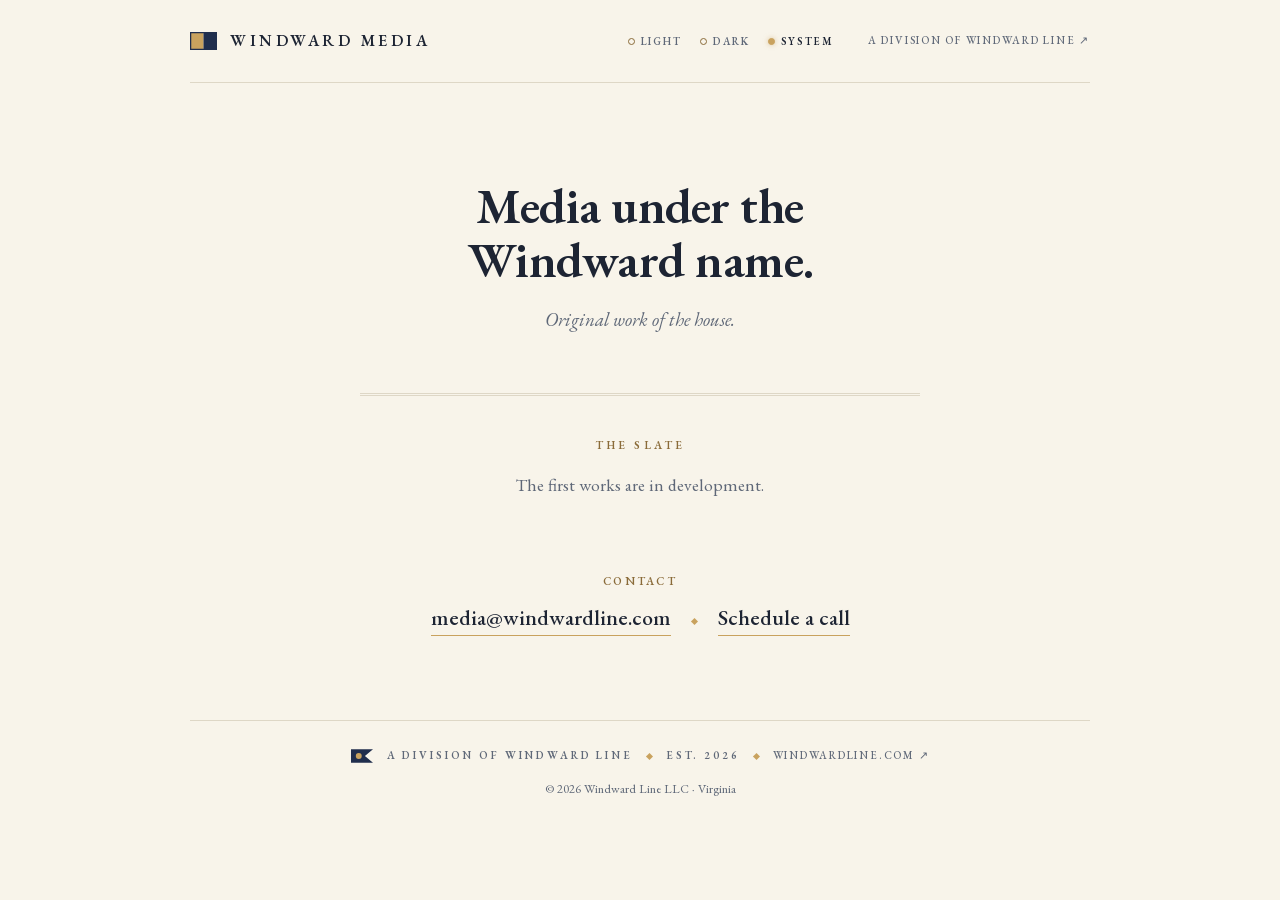
<file: index.html>
<!DOCTYPE html>
<html lang="en">
<head>
<meta charset="utf-8">
<meta name="viewport" content="width=device-width, initial-scale=1">
<title>Windward Media</title>
<meta name="description" content="Windward Media is the production division of Windward Line. Original work of the house. The first works are in development.">
<script src="script.js"></script>
<link rel="preload" href="fonts/EBGaramond-Roman.woff2" as="font" type="font/woff2" crossorigin>
<link rel="preload" href="fonts/EBGaramond-Italic.woff2" as="font" type="font/woff2" crossorigin>
<link rel="stylesheet" href="style.css">
<link rel="icon" href="favicon.ico" sizes="32x32">
<link rel="icon" href="favicon.svg" type="image/svg+xml">
<link rel="apple-touch-icon" href="apple-touch-icon.png">
</head>
<body>

<header class="top">
  <span class="brand">
    <svg class="kflag" width="27" height="18" viewBox="0 0 30 20" role="img" aria-label="Windward Media flag">
      <rect x="0.7" y="0.7" width="14.3" height="18.6" fill="#c9a25e"/>
      <rect x="15" y="0.7" width="14.3" height="18.6" fill="#202e4d"/>
      <rect class="mount" x="0.7" y="0.7" width="28.6" height="18.6" fill="none" stroke-width="1.4"/>
    </svg>
    <span class="brand-name">Windward Media</span>
  </span>
  <div class="top-right">
    <div class="lamp" role="group" aria-label="Lamp">
      <button class="lamp-opt" type="button" data-set-theme="light" aria-pressed="false">Light</button>
      <button class="lamp-opt" type="button" data-set-theme="dark" aria-pressed="false">Dark</button>
      <button class="lamp-opt" type="button" data-set-theme="system" aria-pressed="true">System</button>
    </div>
    <a class="top-link" href="https://windwardline.com" target="_blank" rel="noopener">A division of Windward Line ↗</a>
  </div>
</header>

<main>
  <section class="hero" aria-label="Windward Media">
    <h1 class="hero-h1">Media under the Windward name.</h1>
    <p class="hero-sub">Original work of the house.</p>
  </section>

  <section class="slate" aria-label="The slate">
    <h2 class="slate-label">The Slate</h2>
    <p class="slate-note">The first works are in development.</p>
  </section>
</main>

<section class="contact" aria-label="Contact">
  <h2 class="contact-label">Contact</h2>
  <a class="contact-link" href="mailto:media@windwardline.com?subject=%5BWindward%20Media%5D%20Contact">media@windwardline.com</a>
  <span class="contact-sep" aria-hidden="true"></span>
  <a class="contact-link" href="/schedule">Schedule&nbsp;a&nbsp;call</a>
</section>

<footer class="foot">
  <span class="plate">
    <svg class="hflag" width="22" height="14" viewBox="0 0 34 21" aria-hidden="true">
      <path class="f" d="M0 0 H34 L21.5 10.5 L34 21 H0 Z"/>
      <circle class="d" cx="12" cy="10.5" r="4.6"/>
    </svg>
    <span class="plate-text">A division of Windward Line</span>
    <span class="plate-diamond" aria-hidden="true"></span>
    <span class="plate-text">Est. 2026</span>
    <span class="plate-diamond" aria-hidden="true"></span>
    <a class="plate-link" href="https://windwardline.com" target="_blank" rel="noopener">windwardline.com&nbsp;↗</a>
  </span>
  <span class="foot-copy">© 2026 Windward Line LLC · Virginia</span>
</footer>

</body>
</html>
</file>
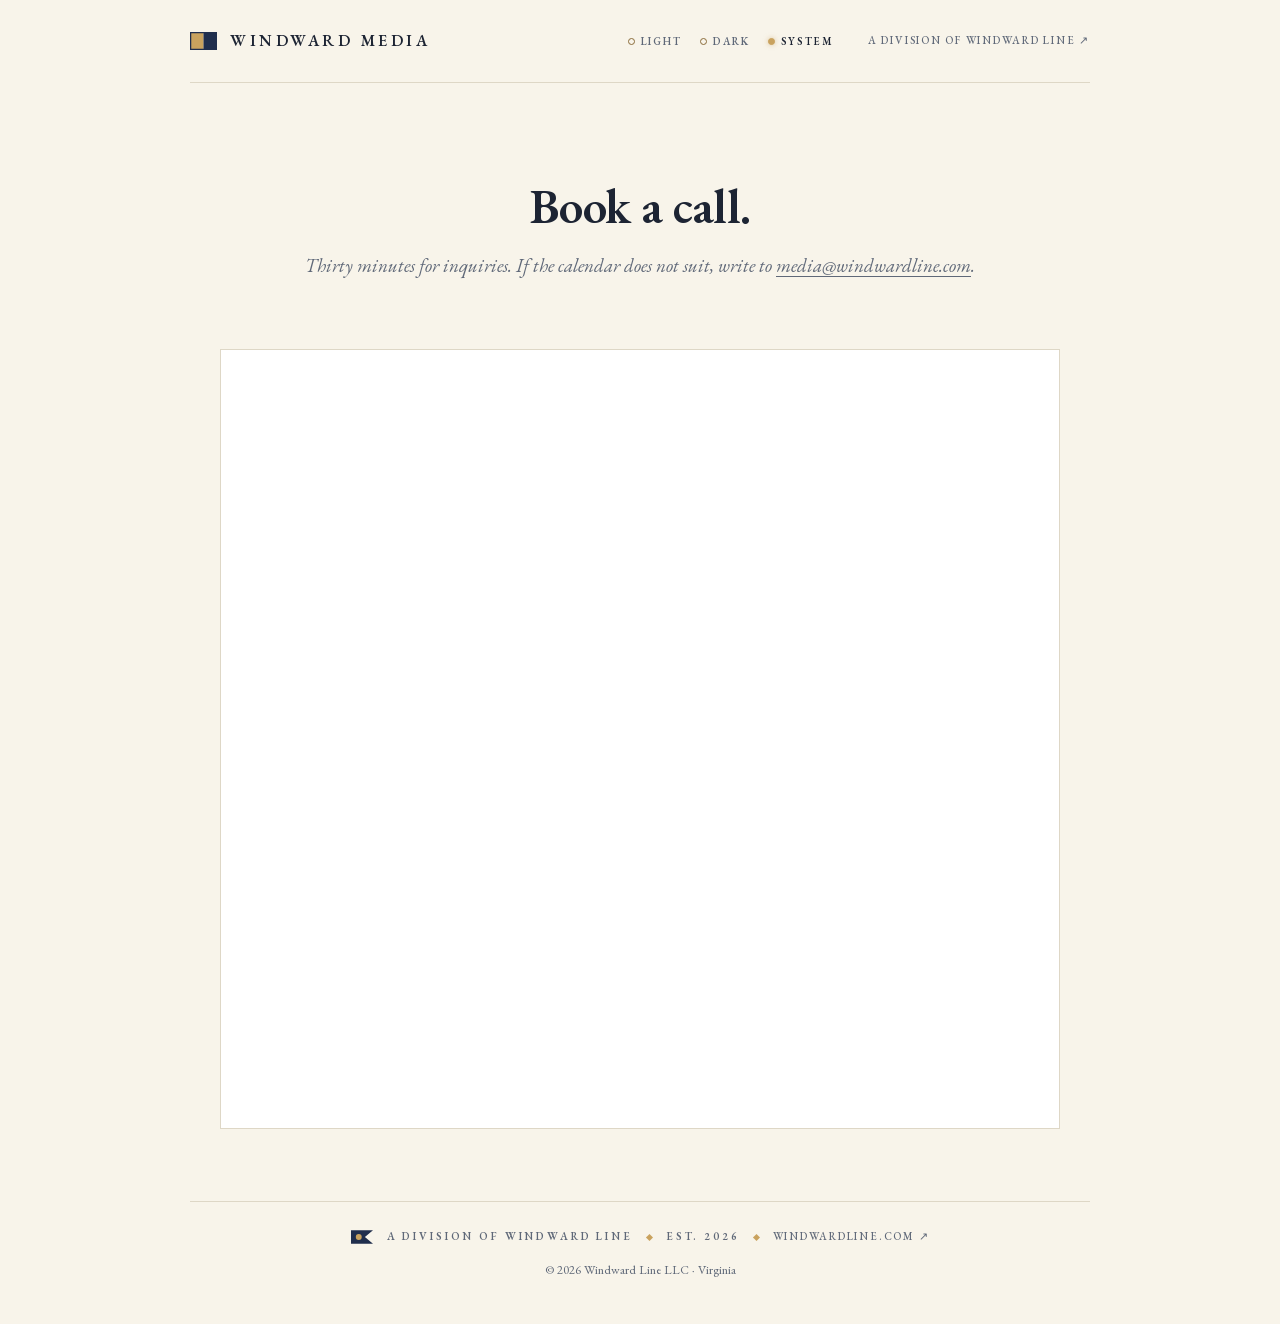
<file: schedule.html>
<!DOCTYPE html>
<html lang="en">
<head>
<meta charset="utf-8">
<meta name="viewport" content="width=device-width, initial-scale=1">
<title>Schedule — Windward Media</title>
<meta name="description" content="Book a call with Windward Media, the production division of Windward Line.">
<script src="script.js"></script>
<link rel="preload" href="fonts/EBGaramond-Roman.woff2" as="font" type="font/woff2" crossorigin>
<link rel="preload" href="fonts/EBGaramond-Italic.woff2" as="font" type="font/woff2" crossorigin>
<link rel="stylesheet" href="style.css">
<link rel="icon" href="favicon.ico" sizes="32x32">
<link rel="icon" href="favicon.svg" type="image/svg+xml">
<link rel="apple-touch-icon" href="apple-touch-icon.png">
</head>
<body>

<header class="top">
  <a class="brand" href="/">
    <svg class="kflag" width="27" height="18" viewBox="0 0 30 20" role="img" aria-label="Windward Media flag">
      <rect x="0.7" y="0.7" width="14.3" height="18.6" fill="#c9a25e"/>
      <rect x="15" y="0.7" width="14.3" height="18.6" fill="#202e4d"/>
      <rect class="mount" x="0.7" y="0.7" width="28.6" height="18.6" fill="none" stroke-width="1.4"/>
    </svg>
    <span class="brand-name">Windward Media</span>
  </a>
  <div class="top-right">
    <div class="lamp" role="group" aria-label="Lamp">
      <button class="lamp-opt" type="button" data-set-theme="light" aria-pressed="false">Light</button>
      <button class="lamp-opt" type="button" data-set-theme="dark" aria-pressed="false">Dark</button>
      <button class="lamp-opt" type="button" data-set-theme="system" aria-pressed="true">System</button>
    </div>
    <a class="top-link" href="https://windwardline.com" target="_blank" rel="noopener">A division of Windward Line ↗</a>
  </div>
</header>

<main>
  <section class="hero" aria-label="Schedule">
    <h1 class="hero-h1">Book a call.</h1>
    <p class="hero-sub">Thirty minutes for inquiries. If the calendar does not suit,
    write to <a href="mailto:media@windwardline.com?subject=%5BWindward%20Media%5D%20Contact">media@windwardline.com</a>.</p>
  </section>

  <section class="sched" aria-label="Booking calendar">
    <iframe class="sched-frame" src="https://koalendar.com/e/windward-media?embed=true" title="Windward Media booking calendar" loading="lazy"></iframe>
  </section>
</main>

<footer class="foot">
  <span class="plate">
    <svg class="hflag" width="22" height="14" viewBox="0 0 34 21" aria-hidden="true">
      <path class="f" d="M0 0 H34 L21.5 10.5 L34 21 H0 Z"/>
      <circle class="d" cx="12" cy="10.5" r="4.6"/>
    </svg>
    <span class="plate-text">A division of Windward Line</span>
    <span class="plate-diamond" aria-hidden="true"></span>
    <span class="plate-text">Est. 2026</span>
    <span class="plate-diamond" aria-hidden="true"></span>
    <a class="plate-link" href="https://windwardline.com" target="_blank" rel="noopener">windwardline.com&nbsp;↗</a>
  </span>
  <span class="foot-copy">© 2026 Windward Line LLC · Virginia</span>
</footer>

</body>
</html>
</file>
<file: style.css>
/* Windward Media — the Masthead and the Slate. Spec: docs/superpowers/specs/2026-07-27-media-masthead-slate-design.md */

:root {
  color-scheme: light dark;
  --g: #f8f4ea;
  --ink: #1d2433;
  --mut: #5f6878;
  --line: #ded7c6;
  --gold: #c9a25e;
  --gold-ink: #8a6b39;
  --kf-stroke: #202e4d;
  --hf-fill: #202e4d;
  --hf-stroke: transparent;
  --hf-sw: 0;
  --hf-dot: #c9a25e;
}

@media (prefers-color-scheme: dark) {
  :root {
  --g: #111527;
  --ink: #e8e5da;
  --mut: #99a0b0;
  --line: rgba(232, 229, 218, 0.14);
  --gold: #c9a25e;
  --gold-ink: #d9bd85;
  --kf-stroke: #d9bd85;
  --hf-fill: transparent;
  --hf-stroke: #d9bd85;
  --hf-sw: 1.6;
  --hf-dot: #d9bd85;
  }
}

/* The lamp: a stored choice outranks the OS preference */
:root[data-theme="light"] {
  --g: #f8f4ea;
  --ink: #1d2433;
  --mut: #5f6878;
  --line: #ded7c6;
  --gold: #c9a25e;
  --gold-ink: #8a6b39;
  --kf-stroke: #202e4d;
  --hf-fill: #202e4d;
  --hf-stroke: transparent;
  --hf-sw: 0;
  --hf-dot: #c9a25e;
}
:root[data-theme="dark"] {
  --g: #111527;
  --ink: #e8e5da;
  --mut: #99a0b0;
  --line: rgba(232, 229, 218, 0.14);
  --gold: #c9a25e;
  --gold-ink: #d9bd85;
  --kf-stroke: #d9bd85;
  --hf-fill: transparent;
  --hf-stroke: #d9bd85;
  --hf-sw: 1.6;
  --hf-dot: #d9bd85;
}

@font-face {
  font-family: "EB Garamond";
  font-style: normal;
  font-weight: 400 800;
  font-display: swap;
  src: url(fonts/EBGaramond-Roman.woff2) format("woff2");
}
@font-face {
  font-family: "EB Garamond";
  font-style: italic;
  font-weight: 400;
  font-display: swap;
  src: url(fonts/EBGaramond-Italic.woff2) format("woff2");
}

* { box-sizing: border-box; margin: 0; }

body {
  font-family: "EB Garamond", Georgia, serif;
  background: var(--g);
  color: var(--ink);
  line-height: 1.6;
  -webkit-font-smoothing: antialiased;
  max-width: 960px;
  margin: 0 auto;
  padding: 0 30px;
}

/* flags — division fields are constant; only the mount flips (flag law) */
.kflag .mount { stroke: var(--kf-stroke); }
.hflag .f { fill: var(--hf-fill); stroke: var(--hf-stroke); stroke-width: var(--hf-sw); }
.hflag .d { fill: var(--hf-dot); }

/* top bar */
.top {
  display: flex;
  align-items: center;
  justify-content: space-between;
  gap: 18px;
  padding: 26px 0;
  border-bottom: 1px solid var(--line);
}
.brand { display: flex; align-items: center; gap: 13px; }
.brand-name {
  font-weight: 600;
  font-size: 16px;
  letter-spacing: 0.22em;
  text-transform: uppercase;
  white-space: nowrap;
}
.top-right { display: flex; align-items: center; gap: 26px; flex-wrap: wrap; justify-content: flex-end; }
.top-link {
  font-size: 11px;
  font-weight: 500;
  letter-spacing: 0.16em;
  color: var(--mut);
  text-decoration: none;
  text-transform: uppercase;
  white-space: nowrap;
}
.top-link:hover { color: var(--gold-ink); }

/* the lamp */
.lamp { display: flex; align-items: center; gap: 2px; }
.lamp-opt {
  display: flex;
  align-items: center;
  gap: 6px;
  background: none;
  border: none;
  padding: 8px 8px;
  cursor: pointer;
  font-family: "EB Garamond", Georgia, serif;
  font-size: 10.5px;
  font-weight: 600;
  letter-spacing: 0.18em;
  text-transform: uppercase;
  color: var(--mut);
}
.lamp-opt::before {
  content: "";
  width: 5px;
  height: 5px;
  border-radius: 50%;
  border: 1px solid var(--gold-ink);
  flex: none;
}
.lamp-opt:hover { color: var(--gold-ink); }
.lamp-opt:focus-visible { outline: 2px solid var(--gold); outline-offset: 3px; }
.lamp-opt[aria-pressed="true"] { color: var(--ink); }
.lamp-opt[aria-pressed="true"]::before {
  background: var(--gold);
  border-color: var(--gold);
  box-shadow: 0 0 5px rgba(201, 162, 94, 0.55);
}

/* masthead hero — the one centered page in the family */
.hero { padding: 96px 0 58px; text-align: center; }
.hero-h1 {
  font-weight: 600;
  font-size: clamp(32px, 5.2vw, 50px);
  line-height: 1.08;
  letter-spacing: -0.01em;
  text-wrap: balance;
  max-width: 15ch;
  margin: 0 auto;
}
.hero-sub {
  margin-top: 18px;
  font-size: 19px;
  font-style: italic;
  color: var(--mut);
}

/* the slate */
.slate {
  border-top: 3px double var(--line);
  max-width: 560px;
  margin: 0 auto;
  padding: 40px 0 8px;
  text-align: center;
}
.slate-label {
  font-size: 11.5px;
  font-weight: 600;
  letter-spacing: 0.28em;
  text-transform: uppercase;
  color: var(--gold-ink);
}
.slate-note {
  margin-top: 16px;
  font-size: 17.5px;
  line-height: 1.65;
  color: var(--mut);
  max-width: 44ch;
  margin-left: auto;
  margin-right: auto;
}

/* contact */
.contact { padding: 64px 0 20px; text-align: center; }
.contact-label {
  font-size: 11.5px;
  font-weight: 600;
  letter-spacing: 0.2em;
  text-transform: uppercase;
  color: var(--gold-ink);
}
.contact-link {
  display: inline-block;
  margin-top: 10px;
  font-size: 22px;
  font-weight: 500;
  color: var(--ink);
  text-decoration: none;
  border-bottom: 1px solid var(--gold);
}
.contact-link:hover { color: var(--gold-ink); }
.contact-link:focus-visible { outline: 2px solid var(--gold); outline-offset: 3px; }

/* footer */
.foot {
  margin-top: 64px;
  border-top: 1px solid var(--line);
  padding: 26px 0 44px;
  display: flex;
  flex-direction: column;
  gap: 14px;
  align-items: center;
}
.plate { display: flex; align-items: center; gap: 14px; flex-wrap: wrap; justify-content: center; }
.plate-text {
  font-weight: 600;
  font-size: 11px;
  letter-spacing: 0.26em;
  text-transform: uppercase;
  color: var(--mut);
}
.plate-diamond {
  width: 5px;
  height: 5px;
  background: var(--gold);
  transform: rotate(45deg);
  flex: none;
}
.plate-link {
  font-size: 11px;
  font-weight: 500;
  letter-spacing: 0.16em;
  text-transform: uppercase;
  color: var(--mut);
  text-decoration: none;
}
.plate-link:hover { color: var(--gold-ink); }
.foot-copy { font-size: 12.5px; color: var(--mut); }

/* the gangway (scheduling) */
a.brand { text-decoration: none; color: inherit; }
.sched { max-width: 900px; margin: 0 auto; padding: 10px 30px 8px; }
.sched-frame { display: block; width: 100%; height: 780px; border: 1px solid var(--line); background: #ffffff; }
.contact-sep { display: inline-block; width: 5px; height: 5px; background: var(--gold); transform: rotate(45deg); margin: 0 18px; vertical-align: middle; }
.hero-sub a { color: inherit; text-decoration: underline; text-underline-offset: 4px; }
</file>
